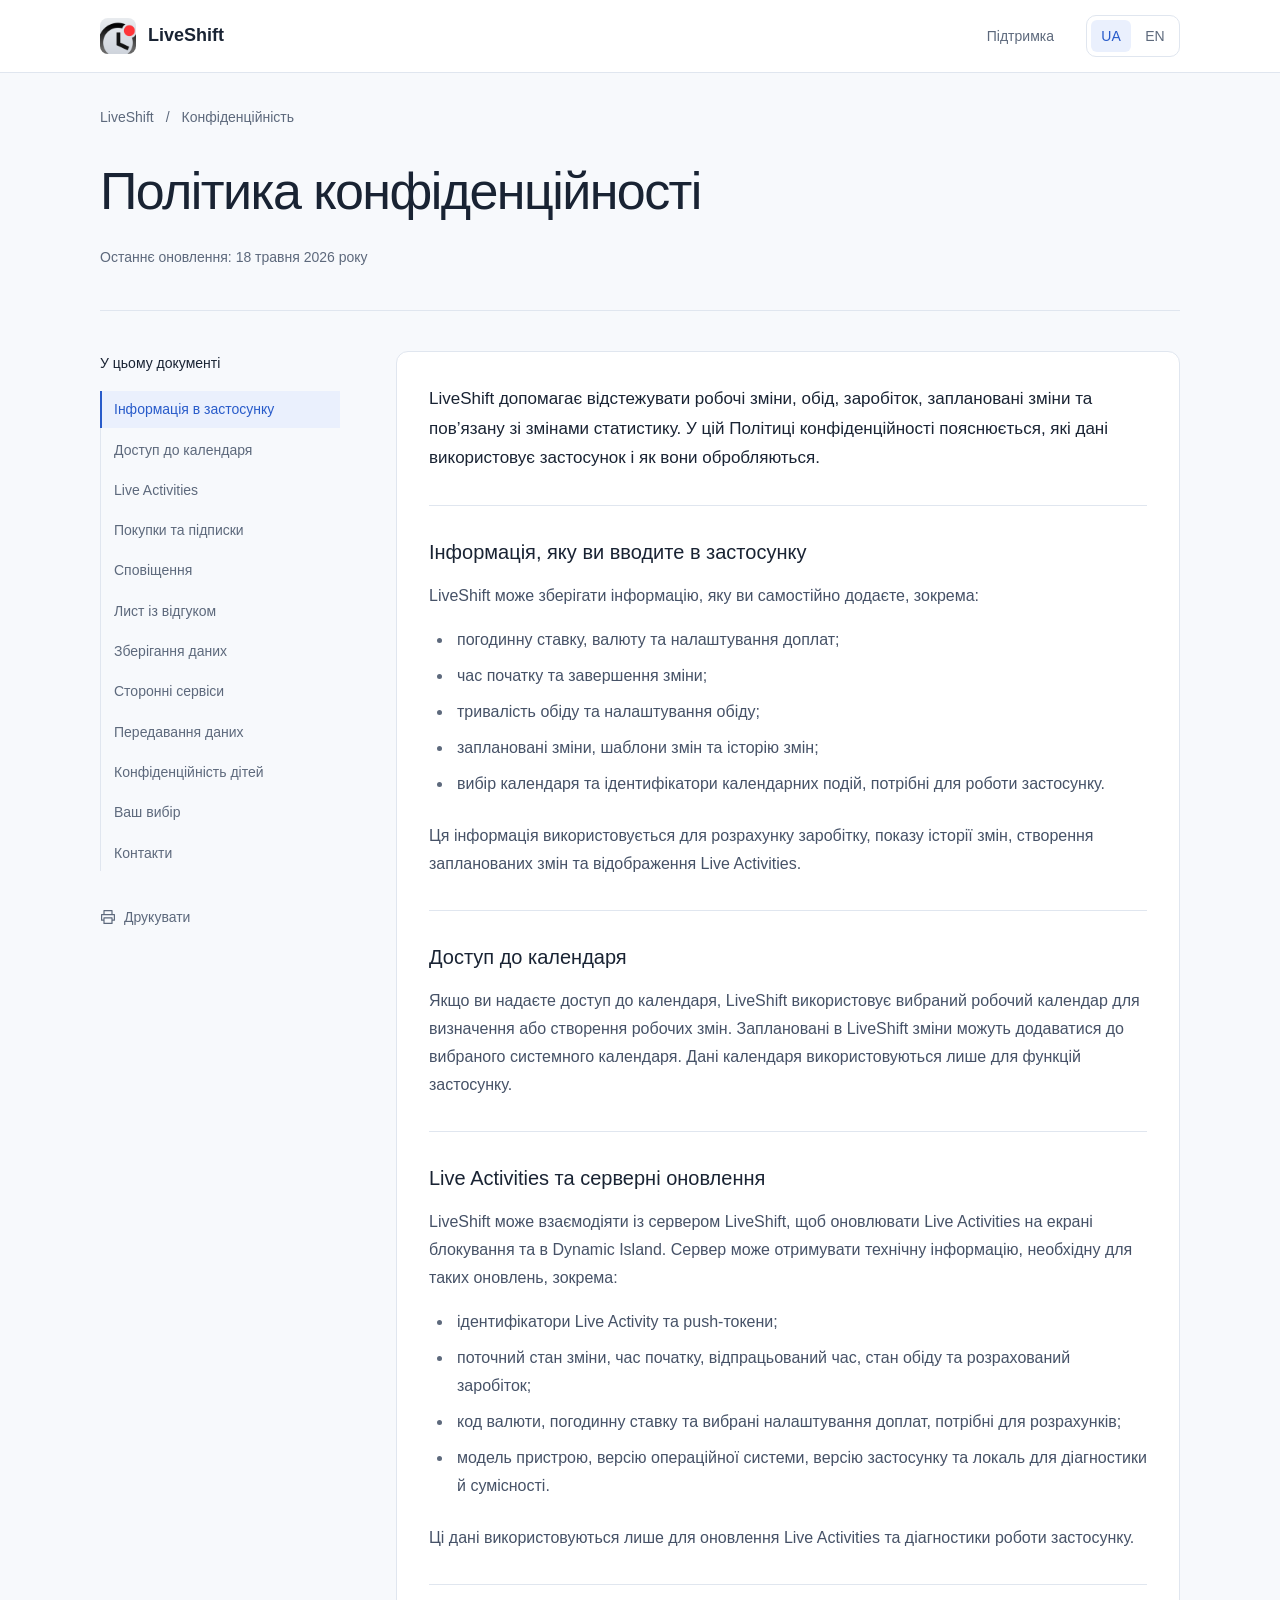
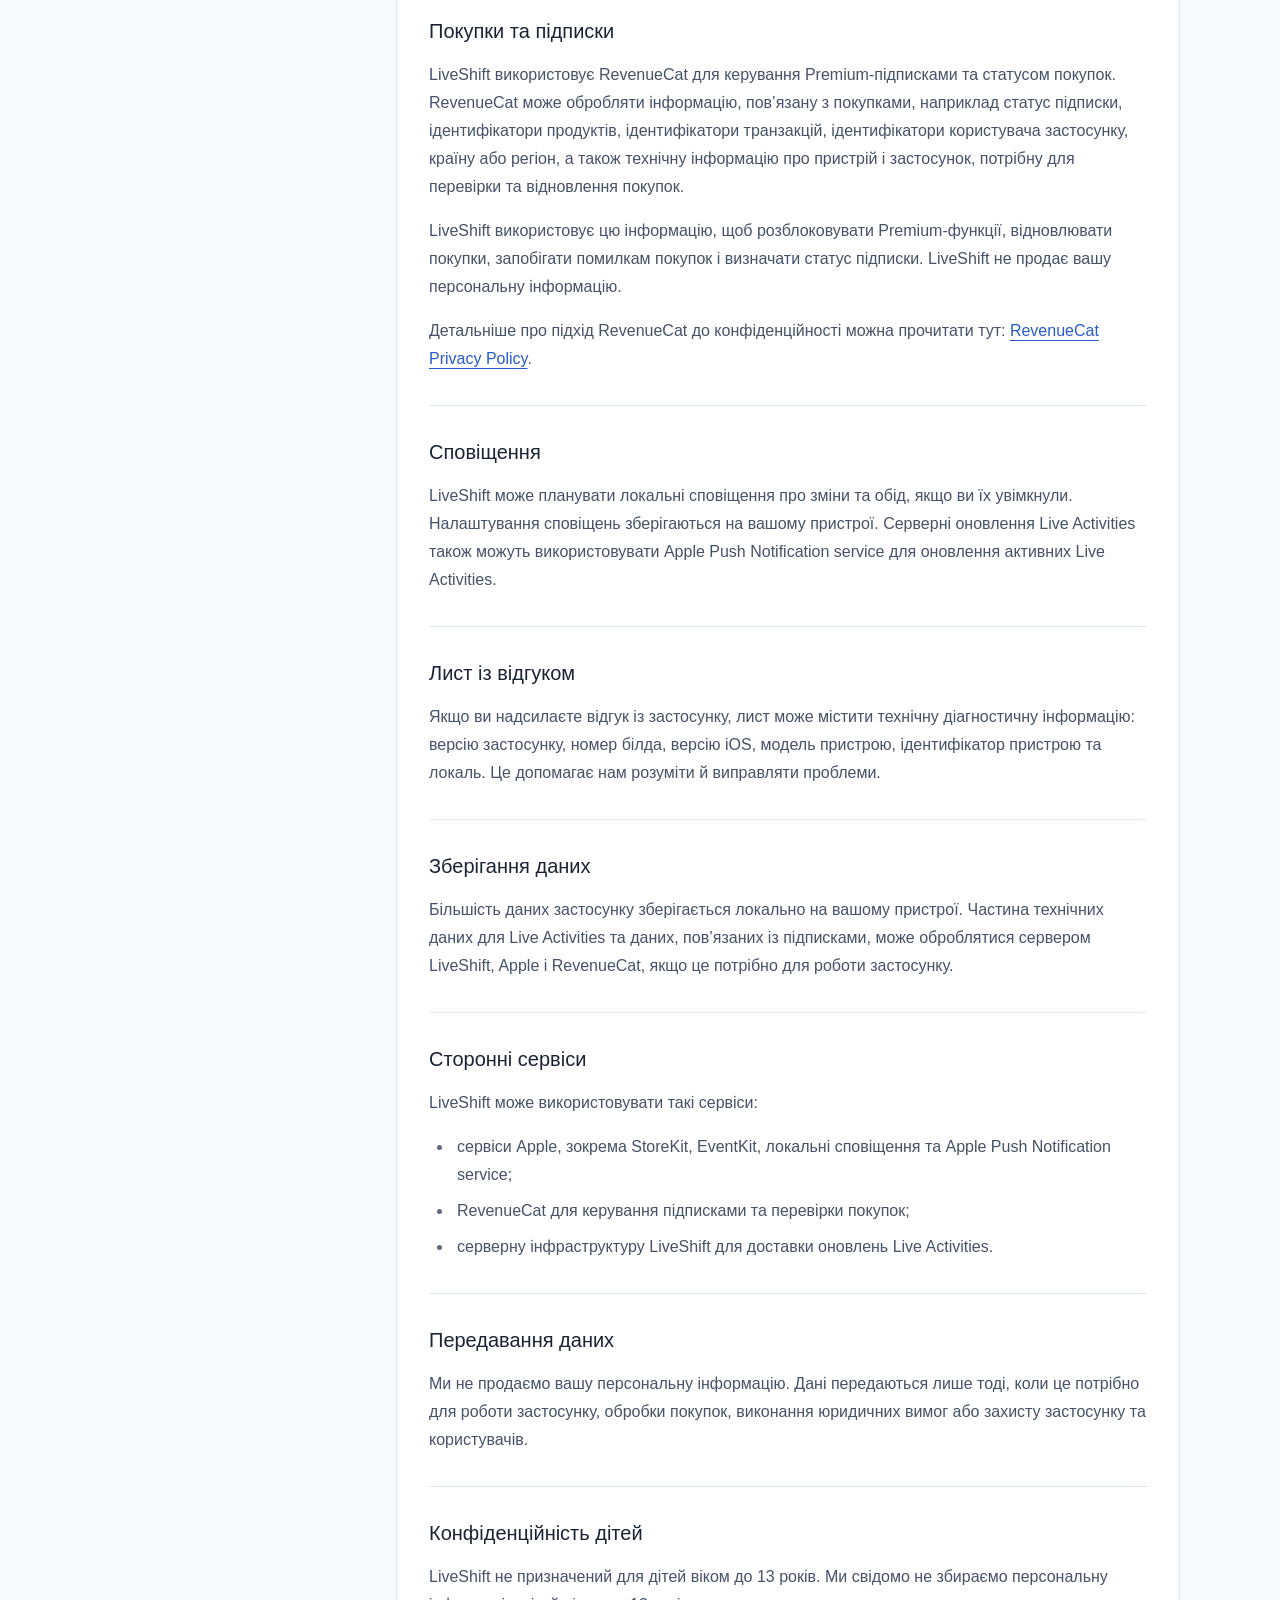
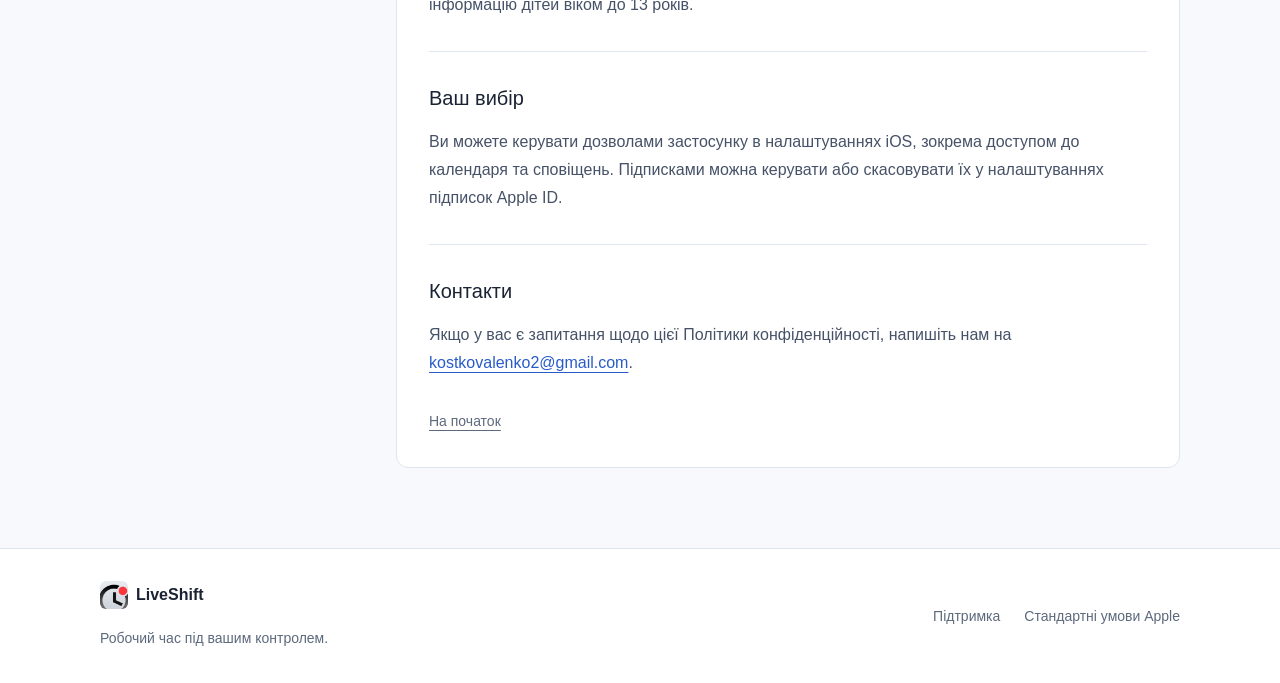
<file: index.html>
<!doctype html>
<html lang="uk">
<head>
<meta charset="utf-8"><meta name="viewport" content="width=device-width, initial-scale=1">
<meta name="description" content="LiveShift допомагає відстежувати робочі зміни, обід, заробіток, заплановані зміни та пов’язану зі змінами статистику. У цій Політиці конфіденційності пояснюється, які дані використовує застосунок і як вони обробляються.">
<meta name="theme-color" content="#f7f9fc">
<title>Політика конфіденційності — LiveShift</title>
<link rel="icon" href="app-icon.png" type="image/png"><link rel="apple-touch-icon" href="app-icon.png">
<link rel="alternate" hreflang="uk" href="privacy-policy-uk.html"><link rel="alternate" hreflang="en" href="privacy-policy-en.html">
<link rel="stylesheet" href="style.css?v=a73a560e2b7f"><script src="app.js" defer></script>
</head>
<body id="top">
<a class="skip" href="#policy">До тексту політики</a>
<header class="header"><div class="header-inner">
 <a class="brand" href="index.html" aria-label="LiveShift"><img src="app-icon.png" width="36" height="36" alt=""><span>LiveShift</span></a>
 <div class="header-right"><a class="support" href="mailto:kostkovalenko2@gmail.com">Підтримка</a><nav class="language" aria-label="Мова"><a href="privacy-policy-uk.html" lang="uk" hreflang="uk" aria-current="page" >UA</a><a href="privacy-policy-en.html" lang="en" hreflang="en" >EN</a></nav></div>
</div></header>
<main class="wrap">
 <div class="breadcrumb"><span>LiveShift</span><span class="divider">/</span><span>Конфіденційність</span></div>
 <div class="hero">
  <div class="hero-copy"><h1>Політика конфіденційності</h1><p class="updated">Останнє оновлення: 18 травня 2026 року</p></div>
 </div>
 <div class="document-layout">
  <aside><div class="sidebar"><p class="toc-title">У цьому документі</p><nav class="toc" aria-label="У цьому документі"><a href="#information">Інформація в застосунку</a><a href="#calendar">Доступ до календаря</a><a href="#live-activities">Live Activities</a><a href="#purchases">Покупки та підписки</a><a href="#notifications">Сповіщення</a><a href="#feedback">Лист із відгуком</a><a href="#storage">Зберігання даних</a><a href="#services">Сторонні сервіси</a><a href="#sharing">Передавання даних</a><a href="#children">Конфіденційність дітей</a><a href="#choices">Ваш вибір</a><a href="#contact">Контакти</a></nav><button class="print" type="button"><svg viewBox="0 0 20 20" fill="none" aria-hidden="true"><path d="M5 7V2h10v5M5 14H2V7h16v7h-3M5 11h10v7H5z" stroke="currentColor" stroke-width="1.5" stroke-linejoin="round"/></svg>Друкувати</button></div></aside>
  <article id="policy"><div class="intro"><p>LiveShift допомагає відстежувати робочі зміни, обід, заробіток, заплановані зміни та пов’язану зі змінами статистику. У цій Політиці конфіденційності пояснюється, які дані використовує застосунок і як вони обробляються.</p>

      </div><section id="information"><h2>Інформація, яку ви вводите в застосунку</h2>
      <p>LiveShift може зберігати інформацію, яку ви самостійно додаєте, зокрема:</p>
      <ul>
        <li>погодинну ставку, валюту та налаштування доплат;</li>
        <li>час початку та завершення зміни;</li>
        <li>тривалість обіду та налаштування обіду;</li>
        <li>заплановані зміни, шаблони змін та історію змін;</li>
        <li>вибір календаря та ідентифікатори календарних подій, потрібні для роботи застосунку.</li>
      </ul>
      <p>Ця інформація використовується для розрахунку заробітку, показу історії змін, створення запланованих змін та відображення Live Activities.</p>

      </section><section id="calendar"><h2>Доступ до календаря</h2>
      <p>Якщо ви надаєте доступ до календаря, LiveShift використовує вибраний робочий календар для визначення або створення робочих змін. Заплановані в LiveShift зміни можуть додаватися до вибраного системного календаря. Дані календаря використовуються лише для функцій застосунку.</p>

      </section><section id="live-activities"><h2>Live Activities та серверні оновлення</h2>
      <p>LiveShift може взаємодіяти із сервером LiveShift, щоб оновлювати Live Activities на екрані блокування та в Dynamic Island. Сервер може отримувати технічну інформацію, необхідну для таких оновлень, зокрема:</p>
      <ul>
        <li>ідентифікатори Live Activity та push-токени;</li>
        <li>поточний стан зміни, час початку, відпрацьований час, стан обіду та розрахований заробіток;</li>
        <li>код валюти, погодинну ставку та вибрані налаштування доплат, потрібні для розрахунків;</li>
        <li>модель пристрою, версію операційної системи, версію застосунку та локаль для діагностики й сумісності.</li>
      </ul>
      <p>Ці дані використовуються лише для оновлення Live Activities та діагностики роботи застосунку.</p>

      </section><section id="purchases"><h2>Покупки та підписки</h2>
      <p>LiveShift використовує RevenueCat для керування Premium-підписками та статусом покупок. RevenueCat може обробляти інформацію, пов’язану з покупками, наприклад статус підписки, ідентифікатори продуктів, ідентифікатори транзакцій, ідентифікатори користувача застосунку, країну або регіон, а також технічну інформацію про пристрій і застосунок, потрібну для перевірки та відновлення покупок.</p>
      <p>LiveShift використовує цю інформацію, щоб розблоковувати Premium-функції, відновлювати покупки, запобігати помилкам покупок і визначати статус підписки. LiveShift не продає вашу персональну інформацію.</p>
      <p>Детальніше про підхід RevenueCat до конфіденційності можна прочитати тут: <a href="https://www.revenuecat.com/privacy/">RevenueCat Privacy Policy</a>.</p>

      </section><section id="notifications"><h2>Сповіщення</h2>
      <p>LiveShift може планувати локальні сповіщення про зміни та обід, якщо ви їх увімкнули. Налаштування сповіщень зберігаються на вашому пристрої. Серверні оновлення Live Activities також можуть використовувати Apple Push Notification service для оновлення активних Live Activities.</p>

      </section><section id="feedback"><h2>Лист із відгуком</h2>
      <p>Якщо ви надсилаєте відгук із застосунку, лист може містити технічну діагностичну інформацію: версію застосунку, номер білда, версію iOS, модель пристрою, ідентифікатор пристрою та локаль. Це допомагає нам розуміти й виправляти проблеми.</p>

      </section><section id="storage"><h2>Зберігання даних</h2>
      <p>Більшість даних застосунку зберігається локально на вашому пристрої. Частина технічних даних для Live Activities та даних, пов’язаних із підписками, може оброблятися сервером LiveShift, Apple і RevenueCat, якщо це потрібно для роботи застосунку.</p>

      </section><section id="services"><h2>Сторонні сервіси</h2>
      <p>LiveShift може використовувати такі сервіси:</p>
      <ul>
        <li>сервіси Apple, зокрема StoreKit, EventKit, локальні сповіщення та Apple Push Notification service;</li>
        <li>RevenueCat для керування підписками та перевірки покупок;</li>
        <li>серверну інфраструктуру LiveShift для доставки оновлень Live Activities.</li>
      </ul>

      </section><section id="sharing"><h2>Передавання даних</h2>
      <p>Ми не продаємо вашу персональну інформацію. Дані передаються лише тоді, коли це потрібно для роботи застосунку, обробки покупок, виконання юридичних вимог або захисту застосунку та користувачів.</p>

      </section><section id="children"><h2>Конфіденційність дітей</h2>
      <p>LiveShift не призначений для дітей віком до 13 років. Ми свідомо не збираємо персональну інформацію дітей віком до 13 років.</p>

      </section><section id="choices"><h2>Ваш вибір</h2>
      <p>Ви можете керувати дозволами застосунку в налаштуваннях iOS, зокрема доступом до календаря та сповіщень. Підписками можна керувати або скасовувати їх у налаштуваннях підписок Apple ID.</p>

      </section><section id="contact"><h2>Контакти</h2>
      <p>Якщо у вас є запитання щодо цієї Політики конфіденційності, напишіть нам на <a href="mailto:kostkovalenko2@gmail.com">kostkovalenko2@gmail.com</a>.</p></section><a class="back-top" href="#top">На початок</a></article>
 </div>
</main>
<footer><div class="footer-inner"><div><a class="brand footer-brand" href="index.html"><img src="app-icon.png" width="28" height="28" alt=""><span>LiveShift</span></a><p>Робочий час під вашим контролем.</p></div><div class="footer-links"><a href="mailto:kostkovalenko2@gmail.com">Підтримка</a><a href="https://www.apple.com/legal/internet-services/itunes/dev/stdeula/">Стандартні умови Apple</a></div></div></footer>
</body></html>
</file>
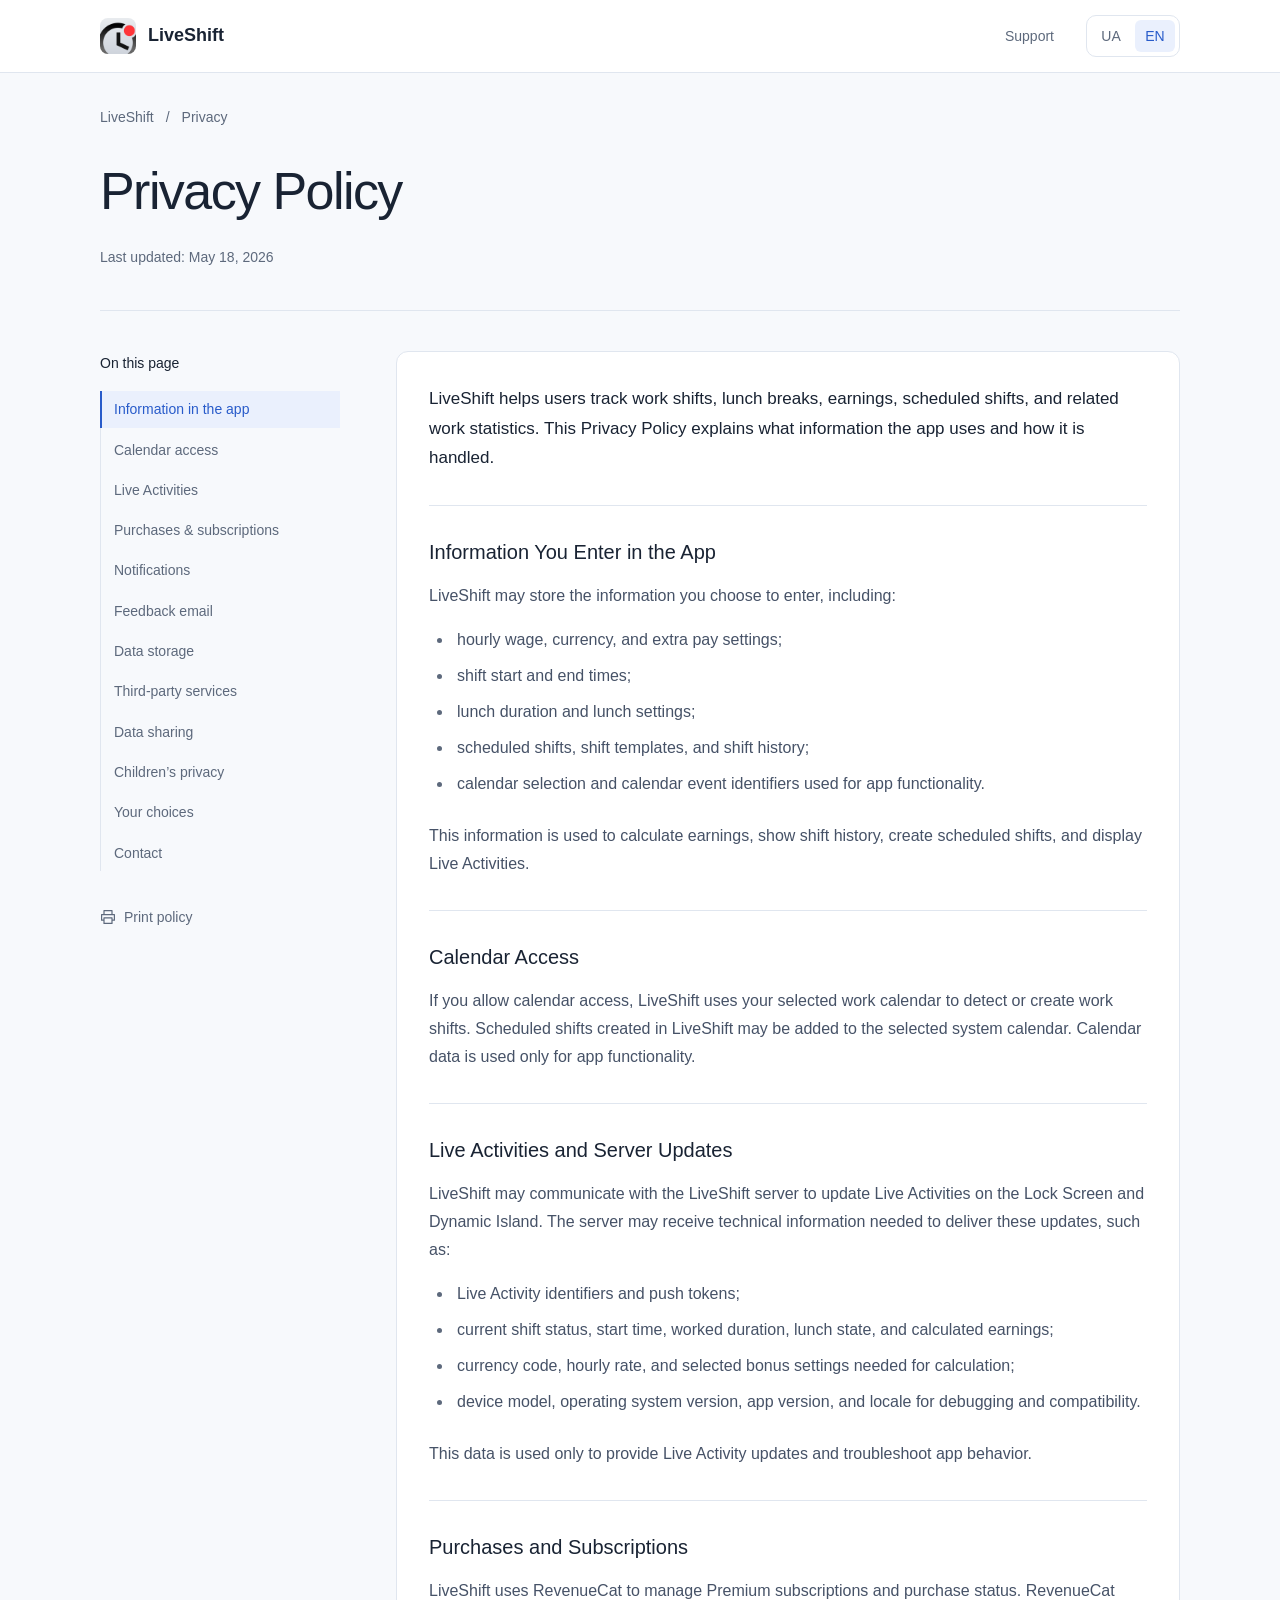
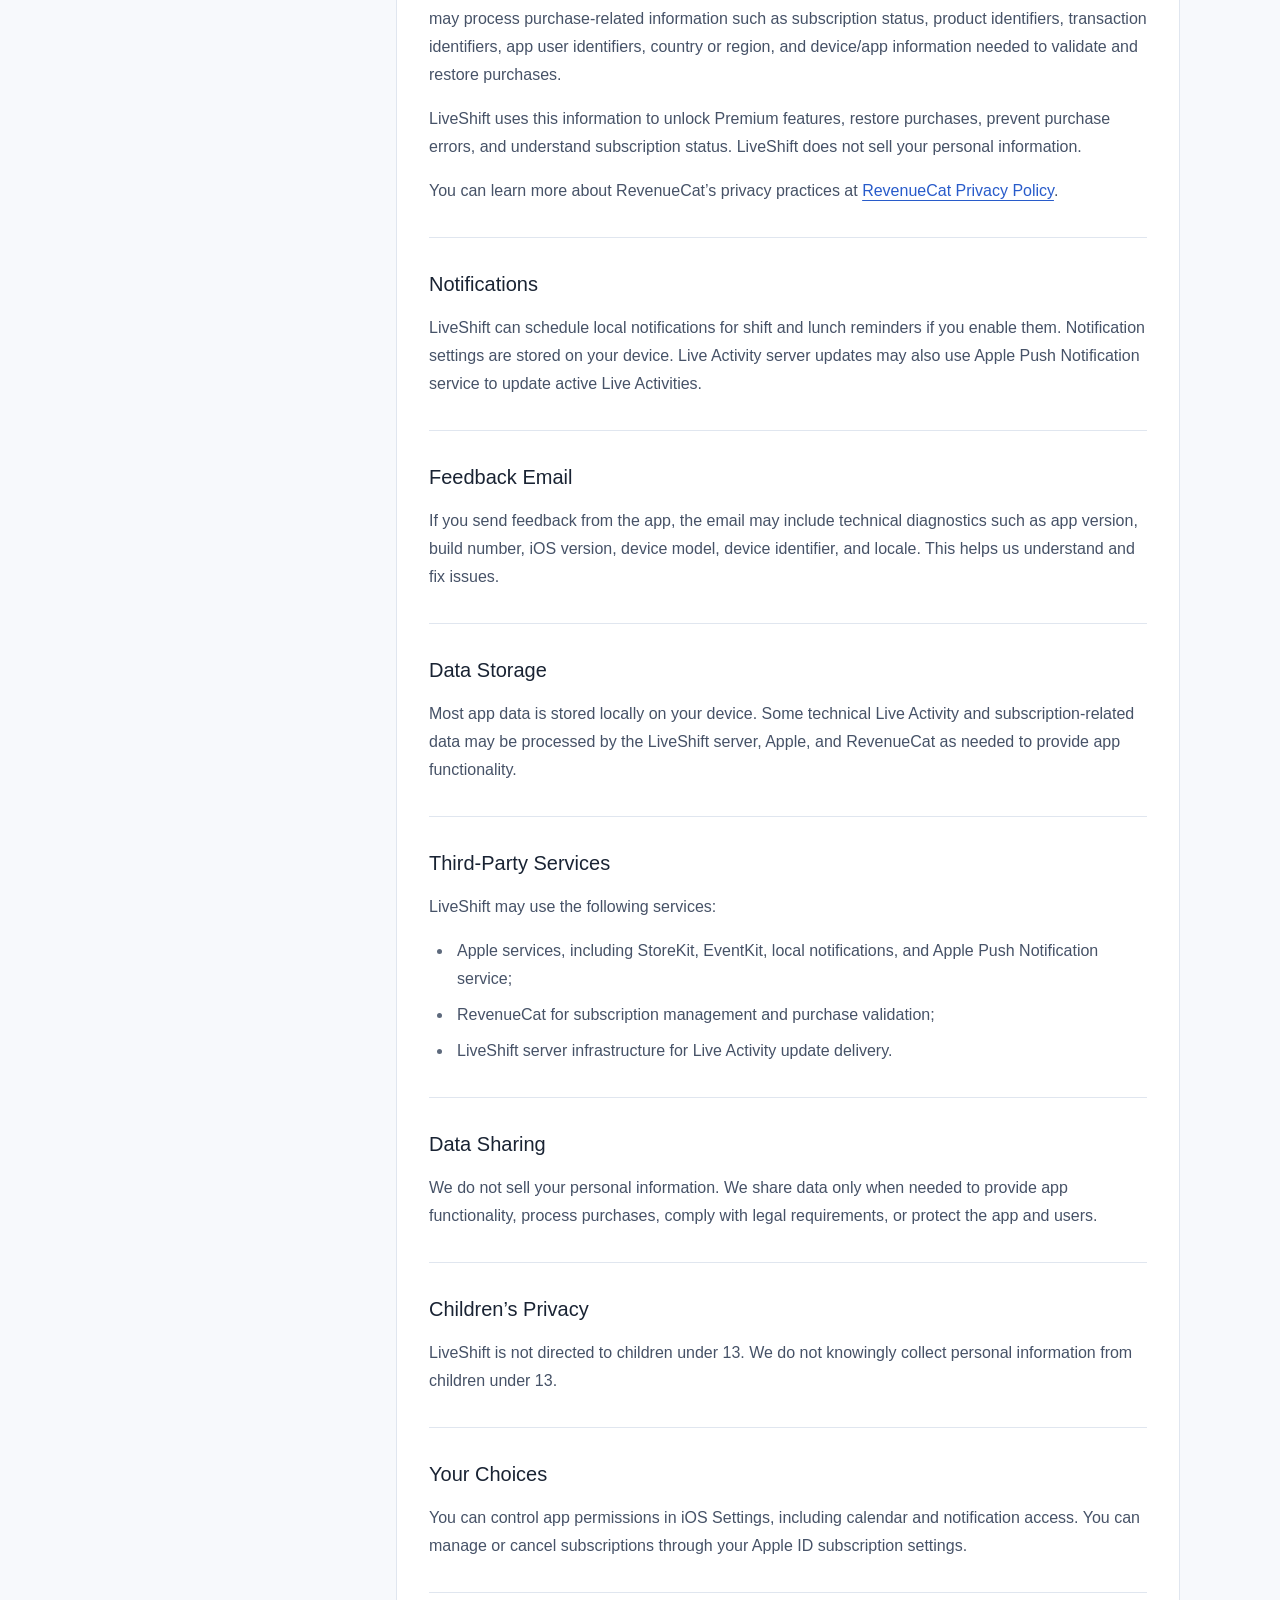
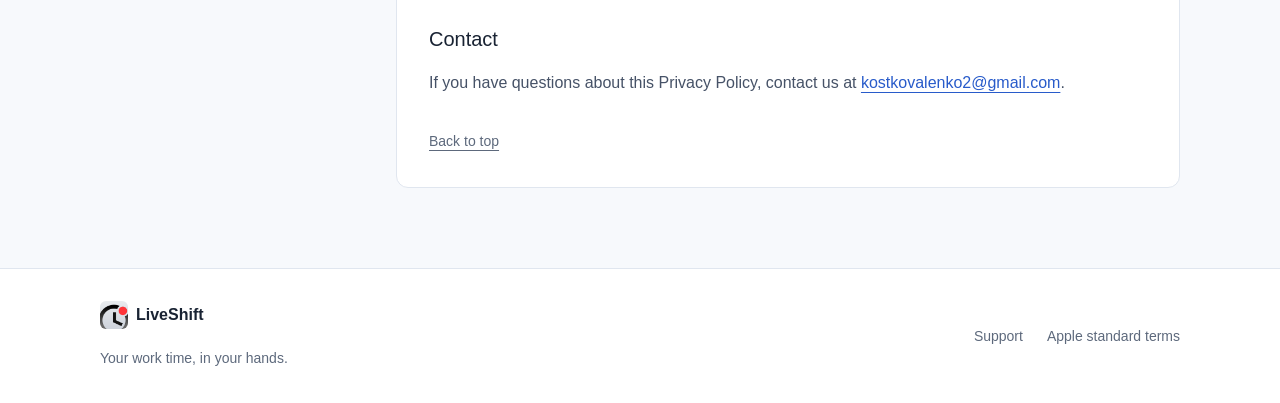
<file: privacy-policy-en.html>
<!doctype html>
<html lang="en">
<head>
<meta charset="utf-8"><meta name="viewport" content="width=device-width, initial-scale=1">
<meta name="description" content="LiveShift helps users track work shifts, lunch breaks, earnings, scheduled shifts, and related work statistics. This Privacy Policy explains what information the app uses and how it is handled.">
<meta name="theme-color" content="#f7f9fc">
<title>Privacy Policy — LiveShift</title>
<link rel="icon" href="app-icon.png" type="image/png"><link rel="apple-touch-icon" href="app-icon.png">
<link rel="alternate" hreflang="uk" href="privacy-policy-uk.html"><link rel="alternate" hreflang="en" href="privacy-policy-en.html">
<link rel="stylesheet" href="style.css?v=a73a560e2b7f"><script src="app.js" defer></script>
</head>
<body id="top">
<a class="skip" href="#policy">Skip to policy</a>
<header class="header"><div class="header-inner">
 <a class="brand" href="index.html" aria-label="LiveShift"><img src="app-icon.png" width="36" height="36" alt=""><span>LiveShift</span></a>
 <div class="header-right"><a class="support" href="mailto:kostkovalenko2@gmail.com">Support</a><nav class="language" aria-label="Language"><a href="privacy-policy-uk.html" lang="uk" hreflang="uk" >UA</a><a href="privacy-policy-en.html" lang="en" hreflang="en" aria-current="page" >EN</a></nav></div>
</div></header>
<main class="wrap">
 <div class="breadcrumb"><span>LiveShift</span><span class="divider">/</span><span>Privacy</span></div>
 <div class="hero">
  <div class="hero-copy"><h1>Privacy Policy</h1><p class="updated">Last updated: May 18, 2026</p></div>
 </div>
 <div class="document-layout">
  <aside><div class="sidebar"><p class="toc-title">On this page</p><nav class="toc" aria-label="On this page"><a href="#information">Information in the app</a><a href="#calendar">Calendar access</a><a href="#live-activities">Live Activities</a><a href="#purchases">Purchases &amp; subscriptions</a><a href="#notifications">Notifications</a><a href="#feedback">Feedback email</a><a href="#storage">Data storage</a><a href="#services">Third-party services</a><a href="#sharing">Data sharing</a><a href="#children">Children’s privacy</a><a href="#choices">Your choices</a><a href="#contact">Contact</a></nav><button class="print" type="button"><svg viewBox="0 0 20 20" fill="none" aria-hidden="true"><path d="M5 7V2h10v5M5 14H2V7h16v7h-3M5 11h10v7H5z" stroke="currentColor" stroke-width="1.5" stroke-linejoin="round"/></svg>Print policy</button></div></aside>
  <article id="policy"><div class="intro"><p>LiveShift helps users track work shifts, lunch breaks, earnings, scheduled shifts, and related work statistics. This Privacy Policy explains what information the app uses and how it is handled.</p>

      </div><section id="information"><h2>Information You Enter in the App</h2>
      <p>LiveShift may store the information you choose to enter, including:</p>
      <ul>
        <li>hourly wage, currency, and extra pay settings;</li>
        <li>shift start and end times;</li>
        <li>lunch duration and lunch settings;</li>
        <li>scheduled shifts, shift templates, and shift history;</li>
        <li>calendar selection and calendar event identifiers used for app functionality.</li>
      </ul>
      <p>This information is used to calculate earnings, show shift history, create scheduled shifts, and display Live Activities.</p>

      </section><section id="calendar"><h2>Calendar Access</h2>
      <p>If you allow calendar access, LiveShift uses your selected work calendar to detect or create work shifts. Scheduled shifts created in LiveShift may be added to the selected system calendar. Calendar data is used only for app functionality.</p>

      </section><section id="live-activities"><h2>Live Activities and Server Updates</h2>
      <p>LiveShift may communicate with the LiveShift server to update Live Activities on the Lock Screen and Dynamic Island. The server may receive technical information needed to deliver these updates, such as:</p>
      <ul>
        <li>Live Activity identifiers and push tokens;</li>
        <li>current shift status, start time, worked duration, lunch state, and calculated earnings;</li>
        <li>currency code, hourly rate, and selected bonus settings needed for calculation;</li>
        <li>device model, operating system version, app version, and locale for debugging and compatibility.</li>
      </ul>
      <p>This data is used only to provide Live Activity updates and troubleshoot app behavior.</p>

      </section><section id="purchases"><h2>Purchases and Subscriptions</h2>
      <p>LiveShift uses RevenueCat to manage Premium subscriptions and purchase status. RevenueCat may process purchase-related information such as subscription status, product identifiers, transaction identifiers, app user identifiers, country or region, and device/app information needed to validate and restore purchases.</p>
      <p>LiveShift uses this information to unlock Premium features, restore purchases, prevent purchase errors, and understand subscription status. LiveShift does not sell your personal information.</p>
      <p>You can learn more about RevenueCat’s privacy practices at <a href="https://www.revenuecat.com/privacy/">RevenueCat Privacy Policy</a>.</p>

      </section><section id="notifications"><h2>Notifications</h2>
      <p>LiveShift can schedule local notifications for shift and lunch reminders if you enable them. Notification settings are stored on your device. Live Activity server updates may also use Apple Push Notification service to update active Live Activities.</p>

      </section><section id="feedback"><h2>Feedback Email</h2>
      <p>If you send feedback from the app, the email may include technical diagnostics such as app version, build number, iOS version, device model, device identifier, and locale. This helps us understand and fix issues.</p>

      </section><section id="storage"><h2>Data Storage</h2>
      <p>Most app data is stored locally on your device. Some technical Live Activity and subscription-related data may be processed by the LiveShift server, Apple, and RevenueCat as needed to provide app functionality.</p>

      </section><section id="services"><h2>Third-Party Services</h2>
      <p>LiveShift may use the following services:</p>
      <ul>
        <li>Apple services, including StoreKit, EventKit, local notifications, and Apple Push Notification service;</li>
        <li>RevenueCat for subscription management and purchase validation;</li>
        <li>LiveShift server infrastructure for Live Activity update delivery.</li>
      </ul>

      </section><section id="sharing"><h2>Data Sharing</h2>
      <p>We do not sell your personal information. We share data only when needed to provide app functionality, process purchases, comply with legal requirements, or protect the app and users.</p>

      </section><section id="children"><h2>Children’s Privacy</h2>
      <p>LiveShift is not directed to children under 13. We do not knowingly collect personal information from children under 13.</p>

      </section><section id="choices"><h2>Your Choices</h2>
      <p>You can control app permissions in iOS Settings, including calendar and notification access. You can manage or cancel subscriptions through your Apple ID subscription settings.</p>

      </section><section id="contact"><h2>Contact</h2>
      <p>If you have questions about this Privacy Policy, contact us at <a href="mailto:kostkovalenko2@gmail.com">kostkovalenko2@gmail.com</a>.</p></section><a class="back-top" href="#top">Back to top</a></article>
 </div>
</main>
<footer><div class="footer-inner"><div><a class="brand footer-brand" href="index.html"><img src="app-icon.png" width="28" height="28" alt=""><span>LiveShift</span></a><p>Your work time, in your hands.</p></div><div class="footer-links"><a href="mailto:kostkovalenko2@gmail.com">Support</a><a href="https://www.apple.com/legal/internet-services/itunes/dev/stdeula/">Apple standard terms</a></div></div></footer>
</body></html>
</file>
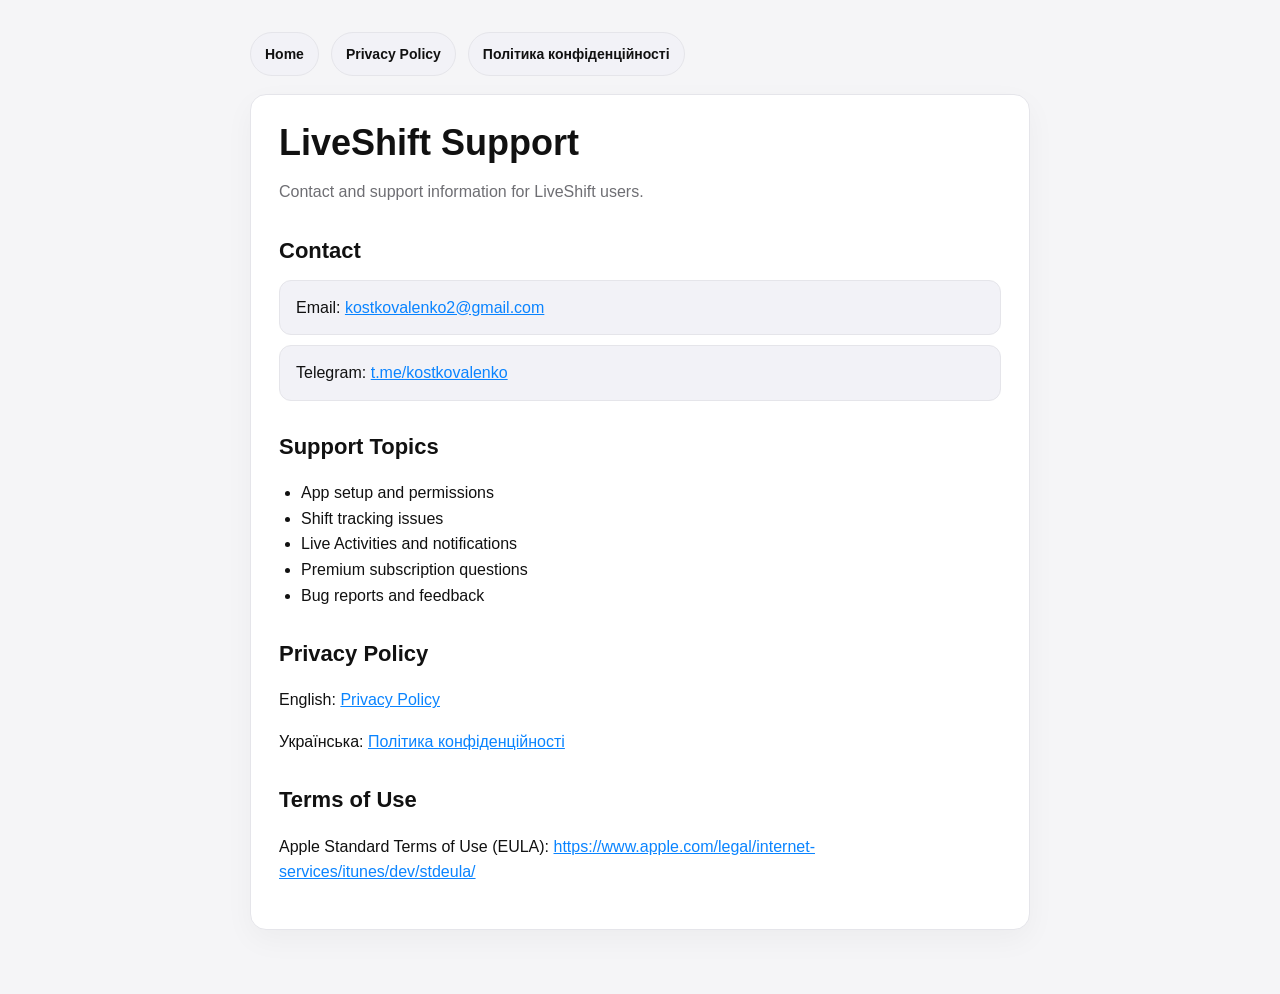
<file: support.html>
<!doctype html>
<html lang="en">
<head>
  <meta charset="utf-8">
  <meta name="viewport" content="width=device-width, initial-scale=1">
  <title>LiveShift Support</title>
  <style>
    :root {
      color-scheme: light;
      --bg: #f5f5f7;
      --card: #ffffff;
      --text: #111111;
      --muted: #6e6e73;
      --border: #e5e5ea;
      --accent: #0a84ff;
    }
    * { box-sizing: border-box; }
    body {
      margin: 0;
      font-family: -apple-system, BlinkMacSystemFont, "Segoe UI", sans-serif;
      background: var(--bg);
      color: var(--text);
      line-height: 1.6;
    }
    .wrap {
      max-width: 820px;
      margin: 0 auto;
      padding: 32px 20px 64px;
    }
    .card {
      background: var(--card);
      border: 1px solid var(--border);
      border-radius: 16px;
      padding: 28px;
      box-shadow: 0 10px 30px rgba(0,0,0,0.04);
    }
    h1 { font-size: 36px; line-height: 1.1; margin: 0 0 12px; }
    h2 { font-size: 22px; margin: 28px 0 10px; }
    p, li { font-size: 16px; }
    .muted { color: var(--muted); }
    a { color: var(--accent); }
    ul { padding-left: 22px; }
    .topbar {
      display: flex;
      gap: 12px;
      flex-wrap: wrap;
      margin-bottom: 18px;
    }
    .chip {
      text-decoration: none;
      color: var(--text);
      background: #f2f2f7;
      border: 1px solid var(--border);
      border-radius: 999px;
      padding: 10px 14px;
      font-weight: 600;
      font-size: 14px;
    }
    .contact-list {
      display: grid;
      gap: 10px;
      margin-top: 12px;
    }
    .contact-item {
      padding: 14px 16px;
      background: #f2f2f7;
      border: 1px solid var(--border);
      border-radius: 12px;
    }
  </style>
</head>
<body>
  <main class="wrap">
    <div class="topbar">
      <a class="chip" href="./index.html">Home</a>
      <a class="chip" href="./privacy-policy-en.html">Privacy Policy</a>
      <a class="chip" href="./privacy-policy-uk.html">Політика конфіденційності</a>
    </div>

    <article class="card">
      <h1>LiveShift Support</h1>
      <p class="muted">Contact and support information for LiveShift users.</p>

      <h2>Contact</h2>
      <div class="contact-list">
        <div class="contact-item">
          Email:
          <a href="mailto:kostkovalenko2@gmail.com">kostkovalenko2@gmail.com</a>
        </div>
        <div class="contact-item">
          Telegram:
          <a href="https://t.me/kostkovalenko">t.me/kostkovalenko</a>
        </div>
      </div>

      <h2>Support Topics</h2>
      <ul>
        <li>App setup and permissions</li>
        <li>Shift tracking issues</li>
        <li>Live Activities and notifications</li>
        <li>Premium subscription questions</li>
        <li>Bug reports and feedback</li>
      </ul>

      <h2>Privacy Policy</h2>
      <p>
        English:
        <a href="./privacy-policy-en.html">Privacy Policy</a>
      </p>
      <p>
        Українська:
        <a href="./privacy-policy-uk.html">Політика конфіденційності</a>
      </p>

      <h2>Terms of Use</h2>
      <p>
        Apple Standard Terms of Use (EULA):
        <a href="https://www.apple.com/legal/internet-services/itunes/dev/stdeula/">
          https://www.apple.com/legal/internet-services/itunes/dev/stdeula/
        </a>
      </p>
    </article>
  </main>
</body>
</html>
</file>
<file: style.css>
/* Guided by Unslop by Damir Sokolovsky (@heydamir).
   https://heydamir.design/unslop — CC BY 4.0. */
:root {
  color-scheme: light;
  --bg: #f7f9fc;
  --paper: #fff;
  --ink: #192333;
  --secondary: #465267;
  --muted: #5d697c;
  --line: #e0e6ef;
  --blue: #285bca;
  --pale: #eaf0fd;
  --ease: cubic-bezier(.22, 1, .36, 1);
}
* { box-sizing: border-box; }
html { scroll-behavior: smooth; scroll-padding-top: 104px; }
body { margin: 0; background: var(--bg); color: var(--ink); font: 400 1rem/1.75 -apple-system, BlinkMacSystemFont, "Segoe UI", sans-serif; -webkit-font-smoothing: antialiased; }
a { color: var(--blue); text-underline-offset: 4px; }
a, button { -webkit-tap-highlight-color: transparent; }
a:focus-visible, button:focus-visible { outline: 2px solid var(--blue); outline-offset: 4px; border-radius: 4px; }
.skip { position: fixed; top: -80px; left: 24px; padding: 8px 16px; background: var(--paper); z-index: 100; }
.skip:focus { top: 12px; }
.header { position: sticky; top: 0; z-index: 10; background: var(--paper); border-bottom: 1px solid var(--line); }
.header-inner, .wrap, .footer-inner { max-width: 1160px; margin-inline: auto; padding-inline: 40px; }
.header-inner { height: 72px; display: flex; align-items: center; justify-content: space-between; }
.brand { display: inline-flex; align-items: center; gap: 12px; color: var(--ink); font-size: 1.125rem; font-weight: 600; text-decoration: none; }
.brand img { border-radius: 8px; }
.header-right { display: flex; align-items: center; gap: 32px; }
.support { font-size: .875rem; color: var(--muted); text-decoration: none; }
.support:hover { color: var(--blue); }
.language { display: flex; padding: 4px; gap: 4px; border: 1px solid var(--line); border-radius: 10px; }
.language a { display: grid; place-items: center; min-width: 40px; min-height: 32px; padding-inline: 8px; border-radius: 6px; font-size: .875rem; font-weight: 500; color: var(--muted); text-decoration: none; }
.language a[aria-current] { color: var(--blue); background: var(--pale); }
.breadcrumb { display: flex; align-items: center; gap: 12px; padding-top: 32px; color: var(--muted); font-size: .875rem; }
.hero { padding-block: 32px 40px; border-bottom: 1px solid var(--line); }
.hero-copy { max-width: 880px; }
h1 { max-width: 880px; margin: 0 0 24px; font-size: clamp(2.25rem, 4.2vw, 3.25rem); font-weight: 500; line-height: 1.15; letter-spacing: -.03em; }
.updated { margin: 0; color: var(--muted); font-size: .875rem; font-variant-numeric: tabular-nums; }
.document-layout { display: grid; grid-template-columns: 240px minmax(0, 1fr); gap: 56px; padding-block: 40px 80px; }
.sidebar { position: sticky; top: 104px; }
.toc-title { margin: 0 0 16px; font-size: .875rem; font-weight: 500; }
.toc { display: flex; flex-direction: column; gap: 4px; border-left: 1px solid var(--line); }
.toc a { display: flex; align-items: center; min-height: 36px; padding: 8px 12px; margin-left: -1px; border-left: 2px solid transparent; color: var(--muted); font-size: .875rem; line-height: 1.45; text-decoration: none; transition: color 160ms var(--ease), background-color 160ms var(--ease), border-color 160ms var(--ease); }
.toc a:hover { color: var(--blue); background: var(--pale); }
.toc a[aria-current] { color: var(--blue); background: var(--pale); border-left-color: var(--blue); font-weight: 500; }
.print { display: inline-flex; align-items: center; gap: 8px; min-height: 44px; padding: 8px 0; margin-top: 24px; background: none; border: 0; color: var(--muted); font: inherit; font-size: .875rem; cursor: pointer; }
.print:hover { color: var(--blue); }
.print svg { width: 16px; height: 16px; }
article { min-width: 0; padding: 32px; background: var(--paper); border: 1px solid var(--line); border-radius: 12px; }
.intro { padding-bottom: 32px; border-bottom: 1px solid var(--line); font-size: 1.0625rem; color: var(--ink); }
p { margin: 0 0 16px; }
p:last-child { margin-bottom: 0; }
section { padding-top: 32px; scroll-margin-top: 16px; }
section + section { margin-top: 32px; border-top: 1px solid var(--line); }
h2 { margin: 0 0 16px; font-size: 1.25rem; font-weight: 500; line-height: 1.4; }
article section p, article li { color: var(--secondary); }
ul { margin: 16px 0 24px; padding-left: 24px; }
li { padding-left: 4px; margin-block: 8px; }
li::marker { color: var(--muted); }
article a { overflow-wrap: anywhere; }
.back-top { display: inline-block; margin-top: 32px; color: var(--muted); font-size: .875rem; }
footer { border-top: 1px solid var(--line); background: var(--paper); }
.footer-inner { display: flex; justify-content: space-between; align-items: center; gap: 24px; padding-block: 32px; }
.footer-brand { font-size: 1rem; gap: 8px; }
.footer-brand img { border-radius: 6px; }
.footer-inner p { margin: 8px 0 0; color: var(--muted); font-size: .875rem; }
.footer-links { display: flex; align-items: center; gap: 24px; font-size: .875rem; }
.footer-links a { color: var(--muted); text-decoration: none; }
.footer-links a:hover { color: var(--blue); }
@media (max-width: 1000px) {
  .header-inner, .wrap, .footer-inner { padding-inline: 32px; }
  .document-layout { grid-template-columns: 208px minmax(0, 1fr); gap: 32px; }
  article { padding: 24px; }
}
@media (max-width: 760px) {
  .header-inner, .wrap, .footer-inner { padding-inline: 24px; }
  .brand { gap: 8px; }
  .brand img { width: 32px; height: 32px; }
  .header-right { gap: 16px; }
  .support { display: none; }
  .breadcrumb { padding-top: 24px; }
  .hero { padding-block: 24px 32px; }
  h1 { font-size: clamp(1.875rem, 6.8vw, 2.75rem); letter-spacing: -.02em; overflow-wrap: anywhere; }
  .document-layout { display: block; padding-block: 24px 48px; }
  .sidebar { position: static; padding-bottom: 24px; }
  .toc-title { margin-bottom: 12px; }
  .toc { display: grid; grid-template-columns: 1fr 1fr; gap: 4px 8px; border: 0; }
  .toc a { margin: 0; min-height: 44px; padding: 8px; border-radius: 4px; }
  .print { margin-top: 16px; }
  article { padding: 24px; }
  .intro { font-size: 1rem; }
  h2 { font-size: 1.125rem; }
  .footer-inner { align-items: flex-start; flex-direction: column; padding-block: 24px; }
  .footer-links { flex-wrap: wrap; gap: 16px; }
}
@media (max-width: 380px) {
  .header-inner, .wrap, .footer-inner { padding-inline: 16px; }
  article { padding: 16px; }
  .brand { font-size: 1rem; }
  .language a { min-width: 36px; }
}
@media (prefers-color-scheme: dark) {
  :root { color-scheme: dark; --bg: #101620; --paper: #171f2c; --ink: #edf2fc; --secondary: #c5cede; --muted: #a9b6cb; --line: #303b4d; --blue: #91b4ff; --pale: #202e49; }
}
@media (prefers-reduced-motion: reduce) {
  html { scroll-behavior: auto; }
  * { transition: none !important; }
}
@media print {
  body { background: white; color: #111; }
  .header, .breadcrumb, aside, .back-top, footer, .skip { display: none; }
  .wrap { max-width: 100%; padding: 0; }
  .hero { padding: 0 0 24px; }
  .document-layout { display: block; padding-top: 24px; }
  article { border: 0; padding: 0; }
  .intro, article section p, article li, .updated { color: #333; }
  h1 { font-size: 30pt; }
  h2 { break-after: avoid; }
  a { color: #111; }
  html { scroll-padding-top: 0; }
}
</file>
